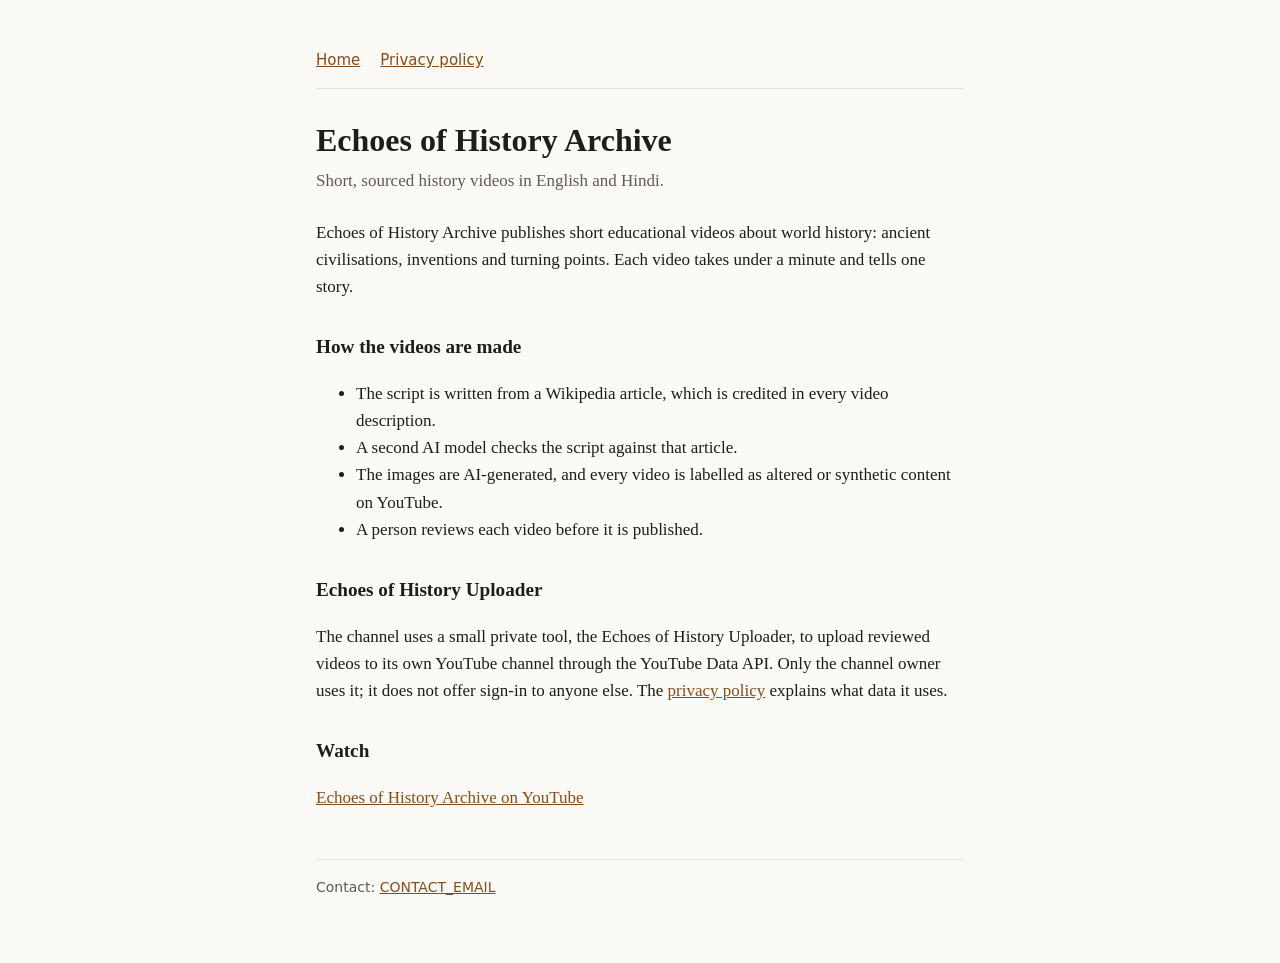
<file: youtube/index.html>
<!doctype html>
<html lang="en">
<head>
<meta charset="utf-8">
<meta name="viewport" content="width=device-width, initial-scale=1">
<title>Echoes of History Archive</title>
<meta name="description" content="Short, sourced history videos in English and Hindi.">
<link rel="stylesheet" href="style.css">
</head>
<body>
<main>
  <nav><a href="./">Home</a><a href="privacy.html">Privacy policy</a></nav>

  <h1>Echoes of History Archive</h1>
  <p class="sub">Short, sourced history videos in English and Hindi.</p>

  <p>Echoes of History Archive publishes short educational videos about world history:
  ancient civilisations, inventions and turning points. Each video takes under a minute
  and tells one story.</p>

  <h2>How the videos are made</h2>
  <ul>
    <li>The script is written from a Wikipedia article, which is credited in every video description.</li>
    <li>A second AI model checks the script against that article.</li>
    <li>The images are AI-generated, and every video is labelled as altered or synthetic content on YouTube.</li>
    <li>A person reviews each video before it is published.</li>
  </ul>

  <h2>Echoes of History Uploader</h2>
  <p>The channel uses a small private tool, the Echoes of History Uploader, to upload
  reviewed videos to its own YouTube channel through the YouTube Data API. Only the
  channel owner uses it; it does not offer sign-in to anyone else. The
  <a href="privacy.html">privacy policy</a> explains what data it uses.</p>

  <h2>Watch</h2>
  <p><a href="https://www.youtube.com/channel/UCXdaBcK2kHz777bPhzgRlCQ">Echoes of History Archive on YouTube</a></p>

  <footer>Contact: <a href="mailto:CONTACT_EMAIL">CONTACT_EMAIL</a></footer>
</main>
</body>
</html>
</file>
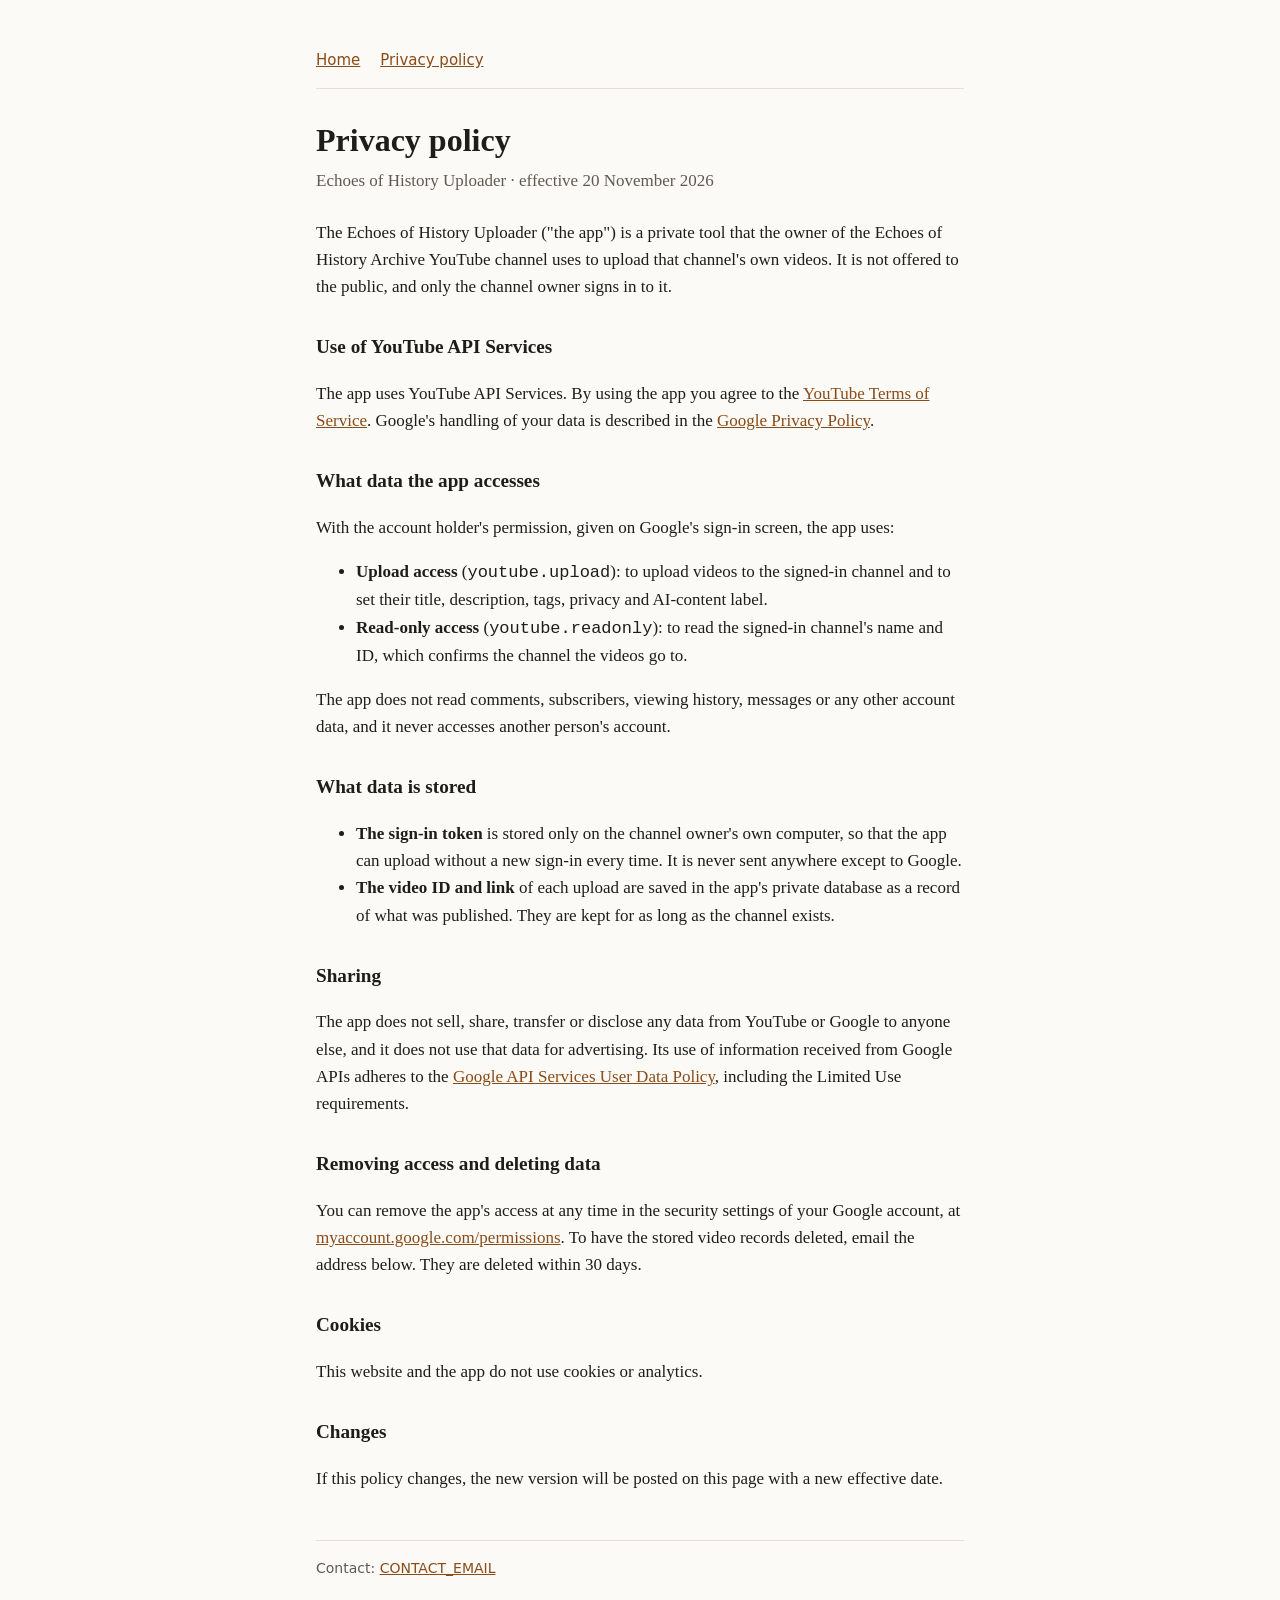
<file: youtube/privacy.html>
<!doctype html>
<html lang="en">
<head>
<meta charset="utf-8">
<meta name="viewport" content="width=device-width, initial-scale=1">
<title>Privacy Policy</title>
<meta name="description" content="Privacy policy for the Echoes of History Uploader.">
<link rel="stylesheet" href="style.css">
</head>
<body>
<main>
  <nav><a href="./">Home</a><a href="privacy.html">Privacy policy</a></nav>

  <h1>Privacy policy</h1>
  <p class="sub">Echoes of History Uploader · effective 20 November 2026</p>

  <p>The Echoes of History Uploader ("the app") is a private tool that the owner of the
  Echoes of History Archive YouTube channel uses to upload that channel's own videos. It
  is not offered to the public, and only the channel owner signs in to it.</p>

  <h2>Use of YouTube API Services</h2>
  <p>The app uses YouTube API Services. By using the app you agree to the
  <a href="https://www.youtube.com/t/terms">YouTube Terms of Service</a>. Google's handling of
  your data is described in the
  <a href="https://policies.google.com/privacy">Google Privacy Policy</a>.</p>

  <h2>What data the app accesses</h2>
  <p>With the account holder's permission, given on Google's sign-in screen, the app uses:</p>
  <ul>
    <li><strong>Upload access</strong> (<code>youtube.upload</code>): to upload videos to the signed-in channel and to set their title, description, tags, privacy and AI-content label.</li>
    <li><strong>Read-only access</strong> (<code>youtube.readonly</code>): to read the signed-in channel's name and ID, which confirms the channel the videos go to.</li>
  </ul>
  <p>The app does not read comments, subscribers, viewing history, messages or any other
  account data, and it never accesses another person's account.</p>

  <h2>What data is stored</h2>
  <ul>
    <li><strong>The sign-in token</strong> is stored only on the channel owner's own computer, so that
    the app can upload without a new sign-in every time. It is never sent anywhere except to Google.</li>
    <li><strong>The video ID and link</strong> of each upload are saved in the app's private database
    as a record of what was published. They are kept for as long as the channel exists.</li>
  </ul>

  <h2>Sharing</h2>
  <p>The app does not sell, share, transfer or disclose any data from YouTube or Google to
  anyone else, and it does not use that data for advertising. Its use of information
  received from Google APIs adheres to the
  <a href="https://developers.google.com/terms/api-services-user-data-policy">Google API Services User Data Policy</a>,
  including the Limited Use requirements.</p>

  <h2>Removing access and deleting data</h2>
  <p>You can remove the app's access at any time in the security settings of your Google
  account, at <a href="https://myaccount.google.com/permissions">myaccount.google.com/permissions</a>.
  To have the stored video records deleted, email the address below. They are deleted
  within 30 days.</p>

  <h2>Cookies</h2>
  <p>This website and the app do not use cookies or analytics.</p>

  <h2>Changes</h2>
  <p>If this policy changes, the new version will be posted on this page with a new effective date.</p>

  <footer>Contact: <a href="mailto:CONTACT_EMAIL">CONTACT_EMAIL</a></footer>
</main>
</body>
</html>
</file>
<file: youtube/style.css>
:root { --bg:#fbfaf7; --fg:#1f1d1a; --muted:#5f5a52; --line:#e4e0d8; --accent:#8a4b16; }
@media (prefers-color-scheme: dark) {
  :root { --bg:#17150f; --fg:#ece8df; --muted:#a8a194; --line:#2f2b24; --accent:#e0a36a; }
}
* { box-sizing: border-box; }
body { margin:0; background:var(--bg); color:var(--fg);
  font:17px/1.6 Georgia, "Times New Roman", serif; }
main { max-width:680px; margin:0 auto; padding:48px 16px 64px; }
h1 { font-size:2rem; line-height:1.2; margin:0 0 8px; }
h2 { font-size:1.2rem; margin:32px 0 8px; }
p, li { color:var(--fg); }
.sub { color:var(--muted); margin:0 0 24px; }
a { color:var(--accent); }
nav { display:flex; gap:20px; padding-bottom:16px; border-bottom:1px solid var(--line); margin-bottom:32px;
  font-family:system-ui, sans-serif; font-size:15px; }
footer { margin-top:48px; padding-top:16px; border-top:1px solid var(--line);
  color:var(--muted); font-family:system-ui, sans-serif; font-size:14px; }
</file>
